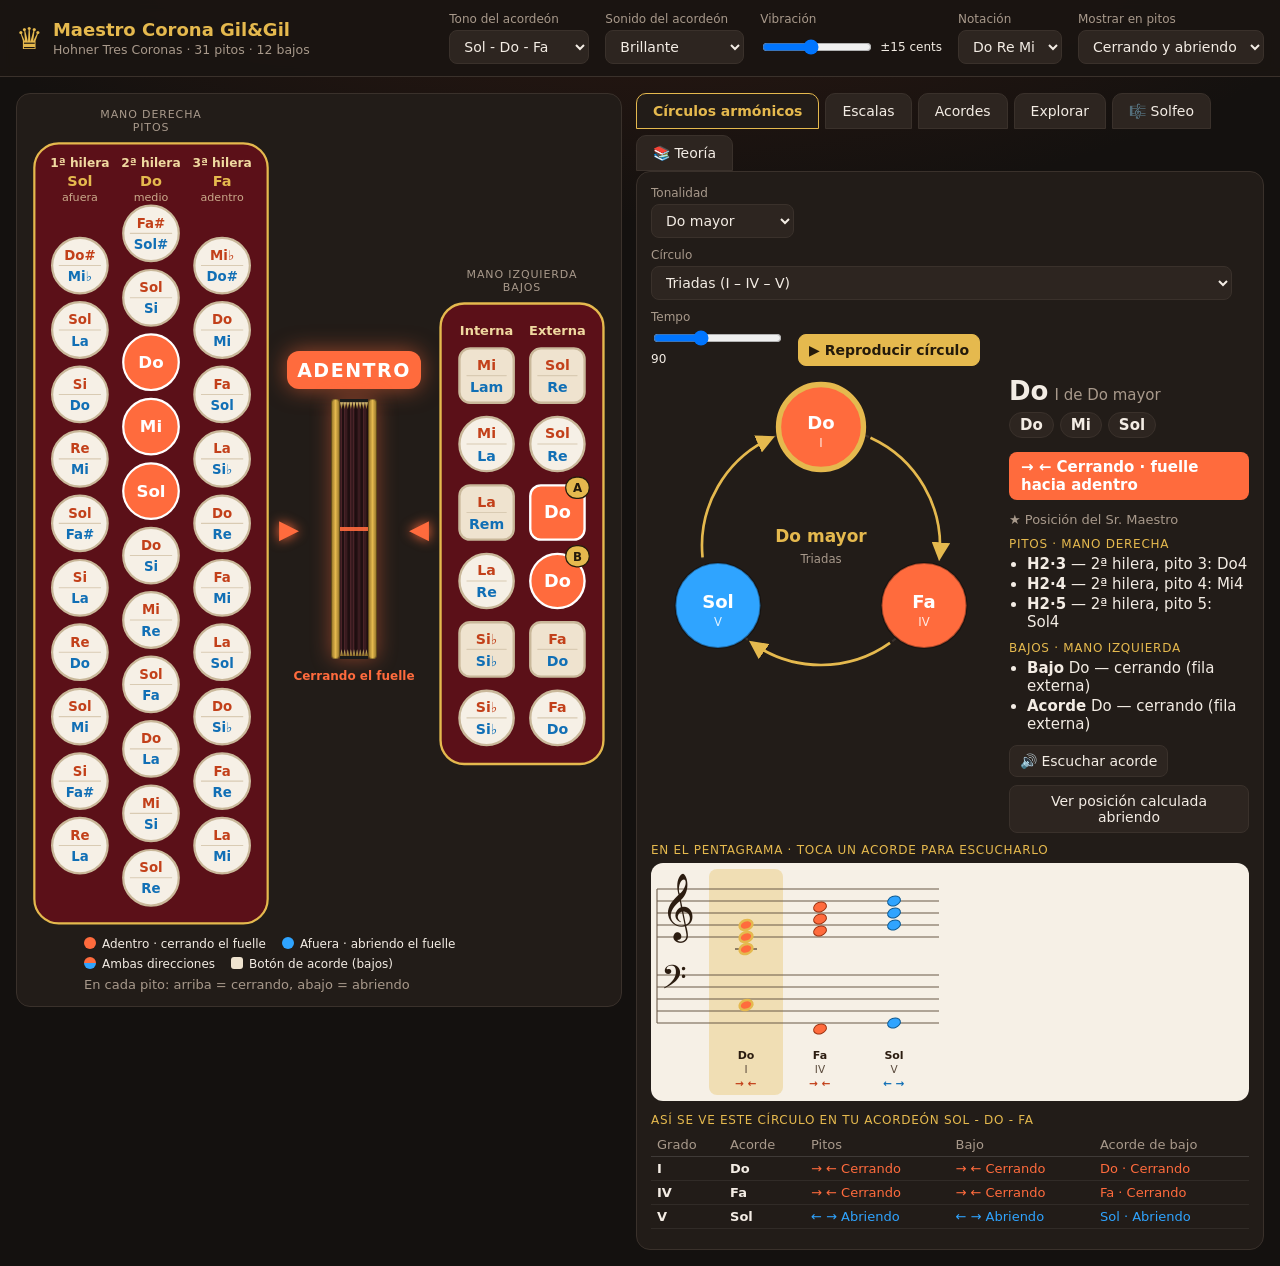
<file: index.html>
<!doctype html>
<html lang="es">
<head>
  <meta charset="utf-8">
  <meta name="viewport" content="width=device-width, initial-scale=1">
  <title>Maestro Corona Gil&amp;Gil</title>
  <meta name="theme-color" content="#1a1512">
  <meta name="description" content="Círculos armónicos, escalas y teclado del acordeón diatónico Hohner Tres Coronas.">
  <link rel="manifest" href="manifest.webmanifest">
  <link rel="icon" href="icons/icon.svg" type="image/svg+xml">
  <link rel="apple-touch-icon" href="icons/apple-touch-icon.png">
  <meta name="apple-mobile-web-app-capable" content="yes">
  <meta name="mobile-web-app-capable" content="yes">
  <meta name="apple-mobile-web-app-status-bar-style" content="black">
  <meta name="apple-mobile-web-app-title" content="Maestro Corona">
  <link rel="stylesheet" href="css/styles.css">
</head>
<body>
  <header class="topbar">
    <div class="brand">
      <span class="logo">♛</span>
      <div>
        <strong>Maestro Corona Gil&amp;Gil</strong>
        <small>Hohner Tres Coronas · 31 pitos · 12 bajos</small>
      </div>
    </div>
    <div class="controls">
      <button id="installBtn" class="primary install hidden">⬇ Instalar app</button>
      <label>Tono del acordeón <select id="tuning"></select></label>
      <label>Sonido del acordeón <select id="voice"></select></label>
      <label>Vibración
        <span class="inline"><input type="range" id="tremolo" min="0" max="35" step="1"><output id="tremoloOut"></output></span>
      </label>
      <label>Notación
        <select id="notation">
          <option value="latin">Do Re Mi</option>
          <option value="anglo">C D E</option>
        </select>
      </label>
      <label>Mostrar en pitos
        <select id="display">
          <option value="both">Cerrando y abriendo</option>
          <option value="push">Solo cerrando</option>
          <option value="pull">Solo abriendo</option>
        </select>
      </label>
    </div>
  </header>

  <main>
    <section class="card instrument">
      <div class="scroll-x">
        <div class="accordion">
          <div class="side">
            <div class="part-title">Mano derecha<br>Pitos</div>
            <svg id="treble" class="keys"></svg>
          </div>
          <div id="bellows" class="bellows">
            <div class="bw-label" id="bellowsLabel">FUELLE</div>
            <div class="bw-stage">
              <span class="bw-arrow left" id="arrowL"></span>
              <div class="bw-body">
                <div class="bw-frame"></div>
                <div class="bw-pleats">
                  <i></i><i></i><i></i><i></i><i></i><i></i><i></i><i></i><i></i>
                </div>
                <div class="bw-frame"></div>
              </div>
              <span class="bw-arrow right" id="arrowR"></span>
            </div>
            <div class="bw-sub" id="bellowsSub">Toca un botón</div>
          </div>
          <div class="side">
            <div class="part-title">Mano izquierda<br>Bajos</div>
            <svg id="bass" class="keys"></svg>
          </div>
        </div>
      </div>
      <div class="legend">
        <span><i class="dot push"></i>Adentro · cerrando el fuelle</span>
        <span><i class="dot pull"></i>Afuera · abriendo el fuelle</span>
        <span><i class="dot both"></i>Ambas direcciones</span>
        <span><i class="sq"></i>Botón de acorde (bajos)</span>
        <span class="muted">En cada pito: arriba = cerrando, abajo = abriendo</span>
      </div>
    </section>

    <div class="work">
    <nav class="tabs">
      <button data-tab="circles" class="active">Círculos armónicos</button>
      <button data-tab="scales">Escalas</button>
      <button data-tab="chords">Acordes</button>
      <button data-tab="explore">Explorar</button>
      <button data-tab="solfeo">🎼 Solfeo</button>
      <button data-tab="teoria">📚 Teoría</button>
    </nav>

    <section class="card tab" id="tab-circles">
      <div class="toolbar">
        <label>Tonalidad <select id="cKey"></select></label>
        <label>Círculo <select id="cType"></select></label>
        <label>Tempo <input type="range" id="cTempo" min="40" max="180" value="90"><output id="cTempoOut">90</output></label>
        <button id="cPlay" class="primary">▶ Reproducir círculo</button>
      </div>
      <div class="circle-wrap">
        <svg id="circleSvg" viewBox="0 0 320 320"></svg>
        <div id="chordInfo" class="chord-info"></div>
      </div>
      <div class="sub">En el pentagrama · toca un acorde para escucharlo</div>
      <div class="staff-wrap"><svg id="cStaff" class="staff"></svg></div>
      <div id="circleMap"></div>
    </section>

    <section class="card tab hidden" id="tab-scales">
      <div class="toolbar">
        <label>Tónica <select id="sRoot"></select></label>
        <label>Escala <select id="sType"></select></label>
        <label>Mano
          <select id="sHand">
            <option value="pitos">Pitos (mano derecha)</option>
            <option value="bajos">Bajos (mano izquierda)</option>
            <option value="ambas">Pitos + bajos</option>
          </select>
        </label>
        <label>Tocar en <select id="sInt"></select></label>
        <label>Octava inicial
          <select id="sOct"><option value="3">3 (grave)</option><option value="4" selected>4 (media)</option><option value="5">5 (aguda)</option></select>
        </label>
        <label>Extensión
          <select id="sSpan"><option value="1" selected>1 octava</option><option value="2">2 octavas</option><option value="todo">Todo el acordeón (graves y agudos)</option></select>
        </label>
        <label>Digitación
          <select id="sFing">
            <option value="ambos" selected>★ Sr. Maestro · abriendo y cerrando</option>
            <option value="pull">★ Sr. Maestro · solo abriendo</option>
            <option value="push">★ Sr. Maestro · solo cerrando</option>
            <option value="calc">Calculada por la app</option>
          </select>
        </label>
      </div>
      <div class="toolbar">
        <button id="sPlay" class="primary">▶ Reproducir</button>
        <button id="sPrev">◀ Paso</button>
        <button id="sNext">Paso ▶</button>
        <button id="sMap">Ver recorrido completo</button>
        <label>Tempo <input type="range" id="sTempo" min="40" max="200" value="100"><output id="sTempoOut">100</output></label>
      </div>
      <div id="scaleSummary" class="summary"></div>
      <div class="staff-wrap"><svg id="sStaff" class="staff"></svg></div>
      <div id="steps" class="steps"></div>
    </section>

    <section class="card tab hidden" id="tab-chords">
      <div class="toolbar">
        <label>Tipo de acorde <select id="aType"></select></label>
        <label>Fundamental <select id="aRoot"></select></label>
        <button id="aPlay" class="primary">🔊 Escuchar</button>
      </div>
      <div id="aRoots" class="chips"></div>
      <div id="aInfo" class="chord-info"></div>
      <div class="staff-wrap"><svg id="aStaff" class="staff"></svg></div>
    </section>

    <section class="card tab hidden" id="tab-explore">
      <div class="toolbar">
        <div class="seg" id="dirSeg">
          <button data-dir="push" class="active push">→ ← Cerrando</button>
          <button data-dir="pull" class="pull">← → Abriendo</button>
        </div>
        <label>Buscar nota <select id="eFind"></select></label>
        <button id="eClear">Limpiar</button>
      </div>
      <p class="muted">Toca cualquier pito o bajo para escucharlo en la dirección elegida.
        Barra espaciadora: cambiar dirección del fuelle.</p>
      <div id="exploreInfo" class="summary"></div>
  </section>

  <section class="card tab hidden" id="tab-teoria">
    <div class="teoria">
      <label class="t-select">Lección <select id="tSelect"></select></label>
      <details class="t-indexbox"><summary>📖 Índice del libro y progreso</summary><nav class="t-index" id="tIndex"></nav></details>
      <article id="tLesson" class="t-lesson"></article>
    </div>
  </section>

  <section class="card tab hidden" id="tab-solfeo">
    <div class="seg modes" id="solMode">
      <button data-m="camino" class="active">🎯 Camino</button>
      <button data-m="lectura">📖 Lectura</button>
      <button data-m="oido">👂 Oído</button>
      <button data-m="ritmo">🥁 Ritmo</button>
      <button data-m="mic">🎤 Micrófono</button>
      <button data-m="canto">🗣 Cantar</button>
      <button data-m="progreso">📈 Progreso</button>
    </div>
    <div class="instr">
      <span>Sonido de los ejercicios:</span>
      <div class="seg" id="solInstr">
        <button data-i="acordeon" class="active">🪗 Acordeón</button>
        <button data-i="piano">🎹 Piano</button>
      </div>
    </div>
    <div id="goalBar" class="goal hidden"></div>

    <div class="pane" id="pane-camino">
      <div id="goalList"></div>
    </div>

    <div class="pane hidden" id="pane-lectura">
      <div class="toolbar">
        <label>Nivel <select id="lLevel"></select></label>
        <label class="check"><input type="checkbox" id="lHide"> Ocultar nombres en el acordeón</label>
        <button id="lStart" class="primary">▶ Empezar</button>
        <button id="lHint">💡 Pista</button>
        <button id="lSkip">Saltar ⏭</button>
      </div>
      <div class="game">
        <div class="staff-wrap big"><svg id="lStaff" class="staff"></svg></div>
        <div class="game-side">
          <div id="lMsg" class="game-msg">Pulsa «Empezar» y toca en el acordeón la nota que aparece.</div>
          <div class="score">Aciertos <b id="lOk">0</b> · Fallos <b id="lBad">0</b> · Racha <b id="lStreak">0</b> <span id="lTime"></span></div>
        </div>
      </div>
      <p class="muted">Cada pito tiene dos notas: toca la <b style="color:var(--push)">mitad de arriba</b> para cerrar el fuelle (adentro)
        o la <b style="color:var(--pull)">mitad de abajo</b> para abrirlo (afuera). La octava cuenta.</p>
    </div>

    <div class="pane hidden" id="pane-oido">
      <div class="toolbar">
        <label>Ejercicio
          <select id="oType">
            <option value="notas">Notas de la escala</option>
            <option value="intervalos">Intervalos</option>
            <option value="acordes">Acordes</option>
            <option value="circulos">Círculos armónicos</option>
            <option value="dictado">Dictado: repite la melodía</option>
          </select>
        </label>
        <label class="check"><input type="checkbox" id="oHard"> Más difícil</label>
        <button id="oPlay" class="primary">▶ Nueva pregunta</button>
        <button id="oRepeat">🔁 Repetir</button>
      </div>
      <div id="oMsg" class="game-msg">Escucha y elige la respuesta.</div>
      <div id="oAnswers" class="answers"></div>
      <div class="score">Aciertos <b id="oOk">0</b> · Fallos <b id="oBad">0</b> · Racha <b id="oStreak">0</b></div>
    </div>

    <div class="pane hidden" id="pane-ritmo">
      <div class="toolbar">
        <label>Ejercicio <select id="rLesson"></select></label>
        <label>Tempo <span class="inline"><input type="range" id="rTempo" min="40" max="200"><output id="rTempoOut"></output></span></label>
        <label class="check"><input type="checkbox" id="rGuide" checked> Escuchar el ritmo mientras practico</label>
      </div>
      <div class="toolbar">
        <button id="rListen">🔊 Escuchar</button>
        <button id="rPractice" class="primary">🥁 Practicar</button>
        <button id="rTap" class="tap">TOCA AQUÍ<small>o barra espaciadora o cualquier botón del acordeón</small></button>
      </div>
      <div class="staff-wrap"><svg id="rStaff" class="staff"></svg></div>
      <div id="rInfo" class="note"></div>
      <div id="rMsg" class="game-msg"></div>
    </div>

    <div class="pane hidden" id="pane-mic">
      <div class="toolbar">
        <label>Qué tocar
          <select id="mLevel">
            <option value="escala">Notas de la escala</option>
            <option value="alteradas">Con sostenidos y bemoles</option>
            <option value="libre">Libre (afinador)</option>
          </select>
        </label>
        <button id="mOn" class="primary">🎤 Activar micrófono</button>
        <button id="mSkip">Saltar ⏭</button>
      </div>
      <div class="game">
        <div class="staff-wrap big"><svg id="mStaff" class="staff"></svg></div>
        <div class="game-side">
          <div class="tuner">
            <div class="tuner-note dim" id="mNote">—</div>
            <div class="tuner-bar"><span></span><i id="mNeedle"></i></div>
            <div class="tuner-cents" id="mCents">Micrófono apagado</div>
          </div>
          <div id="mMsg" class="game-msg"></div>
          <div class="score">Aciertos <b id="mOk">0</b> · Racha <b id="mStreak">0</b></div>
        </div>
      </div>
      <p class="muted">Toca tu acordeón real cerca del computador, en un lugar sin ruido, y deja sonar la nota un momento.
        La primera vez Chrome te pedirá permiso para usar el micrófono. La app reconoce qué nota suena y te muestra
        en qué pitos está; no sabe si la tocaste cerrando o abriendo, porque suena igual.</p>
    </div>

    <div class="pane hidden" id="pane-canto">
      <div class="toolbar">
        <label>Qué cantar
          <select id="vEx">
            <option value="nota">Una nota</option>
            <option value="escala">La escala (Do Re Mi… subiendo y bajando)</option>
            <option value="melodia">Leer y cantar una melodía</option>
          </select>
        </label>
        <label>Tu voz
          <select id="vVoice">
            <option value="grave">Grave (hombre) · clave de fa</option>
            <option value="aguda">Aguda (mujer o niño) · clave de sol</option>
          </select>
        </label>
        <label class="check"><input type="checkbox" id="vHelp" checked> Tocar cada nota antes de cantarla</label>
      </div>
      <div class="toolbar">
        <button id="vOn" class="primary">🎤 Activar micrófono</button>
        <button id="vNew">↺ Nuevo</button>
        <button id="vTone">🎵 Dar el tono</button>
        <button id="vHear">🔊 Escuchar lo que falta</button>
      </div>
      <div class="staff-wrap"><svg id="vStaff" class="staff"></svg></div>
      <div class="game">
        <div class="sing-now" id="vNow"></div>
        <div class="game-side">
          <div class="tuner">
            <div class="tuner-note dim" id="vNote">—</div>
            <div class="tuner-bar"><span></span><i id="vNeedle"></i></div>
            <div class="tuner-cents" id="vCents">Micrófono apagado</div>
          </div>
          <div id="vMsg" class="game-msg"></div>
          <div class="score">Notas afinadas <b id="vOk">0</b> · Ejercicios completos <b id="vDone">0</b></div>
        </div>
      </div>
      <p class="muted">Solfear es cantar cada nota diciendo su nombre: «Do, Re, Mi…». Canta con la voz firme y sostén cada nota
        hasta que se ponga verde. No importa en qué octava cantes. Mientras la app toca la guía no te escucha, así no se
        confunde con su propio sonido. Usa audífonos si puedes.</p>
    </div>

    <div class="pane hidden" id="pane-progreso">
      <div id="pList"></div>
      <div class="btnrow"><button id="pReset">🗑 Borrar mi progreso</button></div>
    </div>
  </section>
  </div>
</main>

  <dialog id="iosHelp" class="ios-help">
    <h3>Instalar en tu iPhone o iPad</h3>
    <ol>
      <li>Toca <span id="iosWhere">el botón Compartir</span> <span class="ios-icon">⬆︎</span>.</li>
      <li>Baja en el menú y toca <b>«Agregar a pantalla de inicio»</b> <span class="ios-icon">＋</span>.</li>
      <li>Toca <b>«Agregar»</b> arriba a la derecha.</li>
    </ol>
    <p>La app aparece en tu pantalla de inicio con el ícono de la corona y se abre como una app normal, también sin internet.</p>
    <p class="muted">Si no ves la opción, abre esta página en <b>Safari</b>.</p>
    <button id="iosClose" class="primary">Entendido</button>
  </dialog>

  <script src="js/layout.js"></script>
  <script src="js/music.js"></script>
  <script src="js/audio.js"></script>
  <script src="js/referencia.js"></script>
  <script src="js/staff.js"></script>
  <script src="js/app.js"></script>
  <script src="js/solfeo.js"></script>
  <script src="js/teoria-libro.js"></script>
  <script src="js/teoria.js"></script>
  <script src="js/install.js"></script>
</body>
</html>
</file>
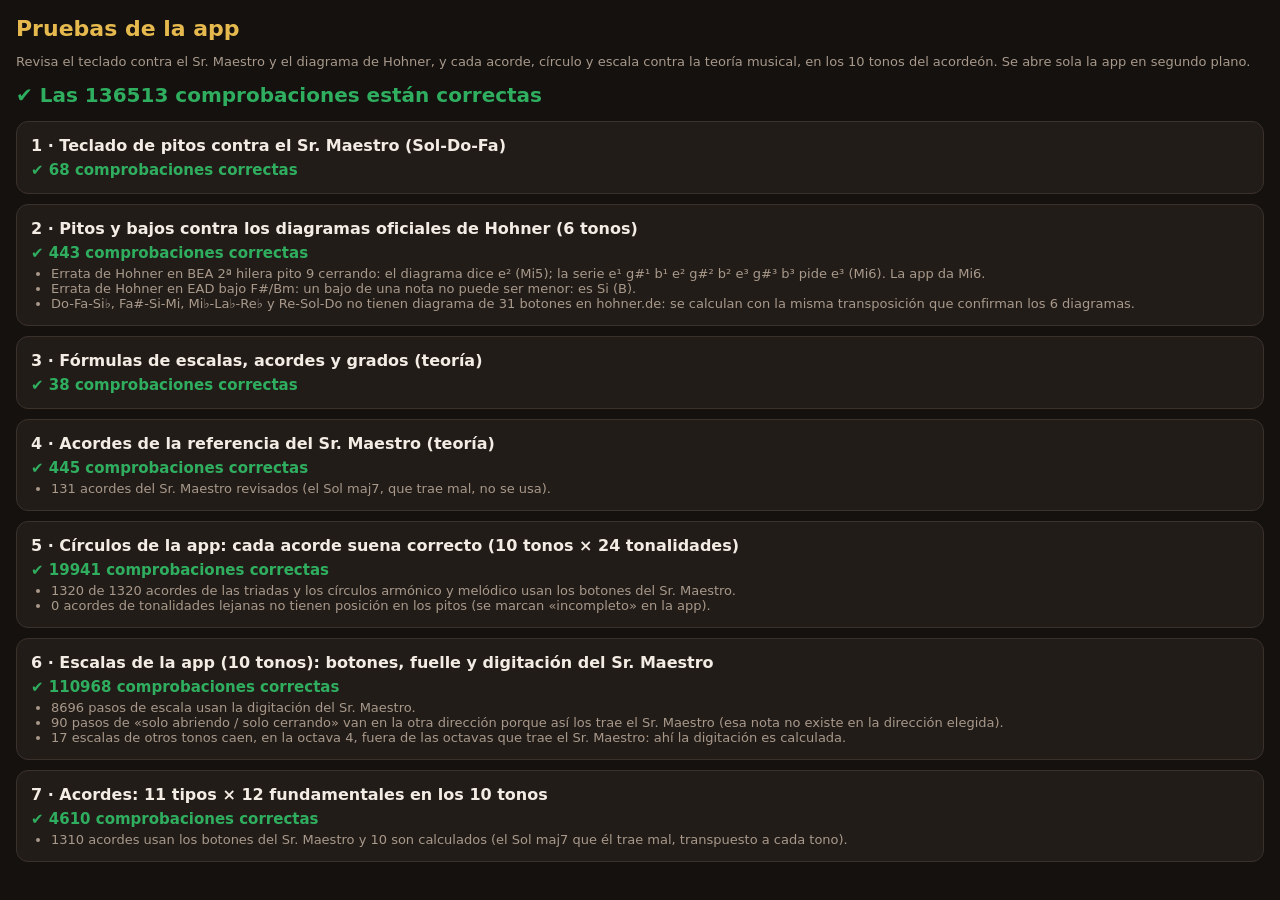
<file: pruebas.html>
<!doctype html>
<html lang="es">
<head>
  <meta charset="utf-8">
  <meta name="viewport" content="width=device-width, initial-scale=1">
  <title>Pruebas · Maestro Corona Gil&amp;Gil</title>
  <style>
    :root { --bg: #14110f; --card: #221c18; --line: #3a312b; --text: #f3ece4; --muted: #a8998b; --ok: #2fae5f; --bad: #ff6b3d; --gold: #e5b94e; }
    body { margin: 0; padding: 16px; background: var(--bg); color: var(--text); font: 15px system-ui, -apple-system, sans-serif; }
    h1 { color: var(--gold); font-size: 22px; margin: 0 0 4px; }
    .muted { color: var(--muted); font-size: 13px; }
    .total { font-size: 20px; font-weight: 800; margin: 14px 0; }
    .total.ok { color: var(--ok); } .total.bad { color: var(--bad); }
    section { background: var(--card); border: 1px solid var(--line); border-radius: 12px; padding: 10px 14px; margin: 10px 0; }
    section h2 { font-size: 16px; margin: 4px 0 6px; }
    .ok { color: var(--ok); } .bad { color: var(--bad); }
    ul { margin: 4px 0; padding-left: 20px; font-size: 13px; }
    iframe { width: 1px; height: 1px; border: 0; position: absolute; left: -10px; }
  </style>
</head>
<body>
  <h1>Pruebas de la app</h1>
  <p class="muted">Revisa el teclado contra el Sr. Maestro y el diagrama de Hohner, y cada acorde, círculo y escala contra la
    teoría musical, en los 10 tonos del acordeón. Se abre sola la app en segundo plano.</p>
  <div id="total" class="total">Probando…</div>
  <div id="out"></div>
  <iframe id="app" src="index.html"></iframe>
  <script src="js/pruebas.js"></script>
</body>
</html>
</file>
<file: css/styles.css>
:root {
  --bg: #14110f;
  --card: #221c18;
  --line: #3a312b;
  --text: #f3ece4;
  --muted: #a8998b;
  --gold: #e5b94e;
  --push: #ff6b3d;
  --pull: #2fa4ff;
  --na: #5a504a;
  --key: #f6f0e6;
  --key-line: #c9b89a;
  --body: #5b1018;
}

* { box-sizing: border-box; }

body {
  margin: 0;
  background: radial-gradient(1200px 600px at 50% -200px, #3a1d14 0%, transparent 70%), var(--bg);
  color: var(--text);
  font-family: system-ui, -apple-system, "Segoe UI", Roboto, sans-serif;
  font-size: 15px;
}

.topbar {
  display: flex; flex-wrap: wrap; gap: 12px 24px; justify-content: space-between; align-items: center;
  padding: 12px 16px; background: #1a1512ee; border-bottom: 1px solid var(--line);
  position: sticky; top: 0; z-index: 10; backdrop-filter: blur(6px);
}
.brand { display: flex; gap: 10px; align-items: center; }
.brand strong { font-size: 18px; color: var(--gold); display: block; }
.brand small { color: var(--muted); }
.logo { font-size: 30px; color: var(--gold); }
.controls { display: flex; flex-wrap: wrap; gap: 10px 16px; align-items: flex-end; }
.install { align-self: flex-end; }

label { display: inline-flex; flex-direction: column; gap: 4px; font-size: 12px; color: var(--muted); }
select, button, input[type=range] { font: inherit; font-size: 14px; }
select, button {
  background: #2d2520; color: var(--text); border: 1px solid var(--line); border-radius: 8px; padding: 7px 10px;
}
button { cursor: pointer; }
button:hover { border-color: var(--gold); }
button.primary { background: var(--gold); color: #241a0b; border-color: var(--gold); font-weight: 600; }
output { color: var(--text); font-size: 12px; }
.inline { display: inline-flex; align-items: center; gap: 6px; min-height: 34px; }
.inline input { width: 110px; }
.inline output { min-width: 58px; }

main { max-width: 1320px; margin: 0 auto; padding: 16px; display: flex; flex-direction: column; gap: 14px; }
.work { display: flex; flex-direction: column; min-width: 0; }

/* En pantallas anchas el acordeón queda a la izquierda y los controles a la derecha */
@media (min-width: 1000px) {
  main { display: grid; grid-template-columns: auto minmax(0, 1fr); align-items: start; }
  .instrument { position: sticky; top: 88px; }
}
.card { background: var(--card); border: 1px solid var(--line); border-radius: 14px; padding: 14px; }
.hidden { display: none !important; }
.muted { color: var(--muted); font-size: 13px; }

/* ---------- Acordeón (vertical: bajos | fuelle | pitos) ---------- */
.scroll-x { overflow-x: auto; }
.accordion { display: flex; flex-direction: row; justify-content: center; align-items: center; gap: 8px; width: max-content; margin: 0 auto; }
.side { display: flex; flex-direction: column; align-items: center; gap: 6px; }
.part-title { font-size: 11px; letter-spacing: .08em; text-transform: uppercase; color: var(--muted); text-align: center; }
svg.keys { height: auto; display: block; }
#treble { width: 240px; }
#bass { width: 170px; }

.panel { fill: var(--body); stroke: var(--gold); stroke-width: 2; }
.rowlbl { fill: #f0d9a0; font-size: 11px; font-weight: 600; text-anchor: middle; }
.rowkey { fill: var(--gold); font-size: 13px; font-weight: 700; text-anchor: middle; }
.rowplace { fill: #c9a98a; font-size: 10px; text-anchor: middle; }

.key { cursor: pointer; }
.key > .cap { fill: var(--key); stroke: var(--key-line); stroke-width: 2; transition: fill .15s; }
.key:hover > .cap { stroke: var(--gold); stroke-width: 3; }
.key text { text-anchor: middle; font-size: 12px; font-weight: 600; pointer-events: none; }
.key text.push { fill: #c2401a; }
.key text.pull { fill: #116fb5; }
.key text.big { font-size: 15px; fill: #2b1c10; }
.key line { stroke: #d9cbb3; }
.key.chord > .cap { fill: #efe3cf; }
.key.hl.push > .cap { fill: var(--push); stroke: #fff; }
.key.hl.pull > .cap { fill: var(--pull); stroke: #fff; }
.key.hl.both > .cap { fill: url(#gBoth); stroke: #fff; }
.key.hl text { fill: #fff; }
.key.hl line { stroke: #ffffff88; }
.badge circle { fill: var(--gold); stroke: #241a0b; stroke-width: 1.5; }
.badge text { fill: #241a0b !important; font-size: 10px; font-weight: 700; }
.small { font-size: 9px !important; font-weight: 500 !important; }

/* ---------- Fuelle ---------- */
.bellows {
  --c: #8a7a66;
  width: 150px; align-self: center;
  display: flex; flex-direction: column; align-items: center; gap: 10px;
}
.bellows.push { --c: var(--push); }
.bellows.pull { --c: var(--pull); }

.bw-label {
  min-width: 118px; text-align: center; padding: 8px 10px; border-radius: 12px;
  font-size: 19px; font-weight: 800; letter-spacing: .08em; color: #fff;
  background: var(--c); box-shadow: 0 0 22px color-mix(in srgb, var(--c) 55%, transparent);
  transition: background .3s, box-shadow .3s;
}
.bw-sub { font-size: 12px; font-weight: 600; color: var(--c); text-align: center; transition: color .3s; }

.bw-stage { position: relative; width: 150px; height: 260px; display: flex; align-items: center; justify-content: center; }
.bw-body {
  height: 100%; width: 78px; display: flex; align-items: stretch;
  filter: drop-shadow(0 0 10px color-mix(in srgb, var(--c) 45%, transparent));
  transition: width .45s cubic-bezier(.3, 1.4, .5, 1), filter .3s;
}
.bellows.push .bw-body { width: 46px; }
.bellows.pull .bw-body { width: 112px; }
.bellows.pump .bw-body { animation: pump .45s ease-out; }
@keyframes pump { 0% { transform: scaleY(.97); } 60% { transform: scaleY(1.02); } 100% { transform: scaleY(1); } }

.bw-frame {
  width: 9px; flex: none; border-radius: 4px;
  background: linear-gradient(90deg, #8a6a24, var(--gold), #8a6a24);
  box-shadow: inset 0 0 0 1px #00000055;
}
.bw-pleats { flex: 1; display: flex; min-width: 0; }
.bw-pleats i {
  flex: 1; min-width: 0; position: relative;
  background:
    linear-gradient(90deg, #00000088, transparent 30%, transparent 70%, #00000088),
    linear-gradient(90deg, #2a1416 0 50%, #4a2328 50% 100%);
  border-top: 3px solid #1a1a1a; border-bottom: 3px solid #1a1a1a;
}
.bw-pleats i:nth-child(odd) {
  background:
    linear-gradient(90deg, #00000088, transparent 30%, transparent 70%, #00000088),
    linear-gradient(90deg, #4a2328 0 50%, #2a1416 50% 100%);
}
/* Esquineros metálicos y franja de color de dirección */
.bw-pleats i::before, .bw-pleats i::after {
  content: ""; position: absolute; left: 0; right: 0; height: 7px;
  background: linear-gradient(180deg, #d9c27a, #8a6a24);
}
.bw-pleats i::before { top: 0; clip-path: polygon(0 0, 100% 0, 50% 100%); }
.bw-pleats i::after { bottom: 0; clip-path: polygon(50% 0, 100% 100%, 0 100%); }
.bw-body { position: relative; }
.bw-body::after {
  content: ""; position: absolute; left: 9px; right: 9px; top: 50%; height: 4px; margin-top: -2px;
  background: var(--c); opacity: .9; transition: background .3s;
}

.bw-arrow {
  position: absolute; top: 50%; margin-top: -16px; font-size: 26px; line-height: 32px;
  color: var(--c); text-shadow: 0 0 12px var(--c);
}
.bw-arrow.left { left: 0; }
.bw-arrow.right { right: 0; }
.bellows.push .bw-arrow.left, .bellows.pull .bw-arrow.right { animation: toRight .9s ease-in-out infinite; }
.bellows.push .bw-arrow.right, .bellows.pull .bw-arrow.left { animation: toLeft .9s ease-in-out infinite; }
@keyframes toRight { 0% { transform: translateX(-6px); opacity: .55; } 100% { transform: translateX(6px); opacity: 1; } }
@keyframes toLeft { 0% { transform: translateX(6px); opacity: .55; } 100% { transform: translateX(-6px); opacity: 1; } }

.legend { display: flex; flex-wrap: wrap; gap: 6px 16px; margin: 10px auto 0; max-width: 470px; font-size: 12px; align-items: center; }
.dot { display: inline-block; width: 12px; height: 12px; border-radius: 50%; margin-right: 6px; vertical-align: -1px; }
.dot.push { background: var(--push); }
.dot.pull { background: var(--pull); }
.dot.both { background: linear-gradient(180deg, var(--push) 50%, var(--pull) 50%); }
.sq { display: inline-block; width: 12px; height: 12px; border-radius: 3px; background: #efe3cf; margin-right: 6px; vertical-align: -1px; }

/* ---------- Pestañas ---------- */
.tabs { display: flex; gap: 6px; flex-wrap: wrap; }
.tabs button { border-radius: 10px 10px 0 0; padding: 9px 16px; }
.tabs button.active { background: var(--card); border-color: var(--gold); color: var(--gold); font-weight: 600; }

.toolbar { display: flex; flex-wrap: wrap; gap: 10px 14px; align-items: flex-end; margin-bottom: 10px; }

/* Círculos */
.circle-wrap { display: grid; grid-template-columns: minmax(260px, 340px) 1fr; gap: 18px; align-items: start; }
#circleSvg { width: 100%; height: auto; }
.ring { fill: none; stroke: #3a312b; stroke-width: 2; stroke-dasharray: 4 6; }
.arc { fill: none; stroke: var(--gold); stroke-width: 2.5; }
.arrowhead { fill: var(--gold); }
.node { cursor: pointer; }
.node circle { stroke: #00000055; stroke-width: 2; }
.node.push circle { fill: var(--push); }
.node.pull circle { fill: var(--pull); }
.node.na circle { fill: var(--na); }
.node.sel circle { stroke: var(--gold); stroke-width: 5; }
.node text { text-anchor: middle; fill: #fff; pointer-events: none; }
.node .nm { font-size: 17px; font-weight: 700; }
.node .dg { font-size: 11px; opacity: .85; }
.node .nm.long { font-size: 12px; }
.map-wrap { overflow-x: auto; }
.cmap { width: 100%; border-collapse: collapse; font-size: 13px; margin: 6px 0; }
.cmap th { text-align: left; color: var(--muted); font-weight: 500; border-bottom: 1px solid #ffffff22; padding: 4px 6px; }
.cmap td { padding: 4px 6px; border-bottom: 1px solid #ffffff11; white-space: nowrap; }
.cmap tbody tr { cursor: pointer; }
.cmap tbody tr:hover { background: #ffffff0d; }
.cmap .push { color: var(--push); } .cmap .pull { color: var(--pull); } .cmap .no { color: var(--muted); }
.center-t { text-anchor: middle; fill: var(--gold); font-size: 16px; font-weight: 700; }
.center-s { text-anchor: middle; fill: var(--muted); font-size: 11px; }

.chord-info h3 { margin: 0 0 6px; font-size: 26px; }
.chord-info h3 .deg { font-size: 15px; color: var(--muted); font-weight: 500; margin-left: 6px; }
.tones { display: flex; gap: 6px; flex-wrap: wrap; margin-bottom: 10px; }
.tone { background: #2d2520; border: 1px solid var(--line); border-radius: 20px; padding: 3px 10px; font-weight: 600; }
.dirbadge { display: inline-block; padding: 6px 12px; border-radius: 8px; font-weight: 700; color: #fff; margin: 4px 0 8px; }
.dirbadge.push { background: var(--push); }
.dirbadge.pull { background: var(--pull); }
.sub { color: var(--gold); font-size: 12px; text-transform: uppercase; letter-spacing: .06em; margin-top: 10px; }
.chord-info ul { margin: 4px 0; padding-left: 18px; }
.chord-info li { margin: 2px 0; }
.warn { color: #ffb36b; font-size: 13px; margin: 4px 0; }
.note { color: var(--muted); font-size: 13px; margin: 4px 0; }
.btnrow { display: flex; gap: 8px; flex-wrap: wrap; margin-top: 12px; }

/* Escalas */
.summary { font-size: 14px; margin: 6px 0 10px; line-height: 1.5; }
.steps { display: flex; flex-wrap: wrap; gap: 6px; }
.step {
  display: flex; flex-direction: column; align-items: center; gap: 2px; min-width: 64px;
  padding: 6px 6px; border-radius: 10px; border: 2px solid transparent; color: #fff; font-size: 13px;
}
.step.push { background: #6b2a17; border-color: var(--push); }
.step.pull { background: #133e5f; border-color: var(--pull); }
.step.na { background: #2a2420; border: 2px dashed var(--na); color: var(--muted); }
.step.active { outline: 3px solid var(--gold); outline-offset: 1px; }
.step .num { font-size: 10px; opacity: .7; }
.step .nn { font-weight: 700; line-height: 1.15; text-align: center; }
.step .dir { font-size: 12px; font-weight: 700; }
.step.push .dir { color: var(--push); }
.step.pull .dir { color: var(--pull); }
.step .refs { font-size: 10px; opacity: .8; }
.step.sep { margin-left: 14px; }
.step.gs { margin-left: 8px; }

/* Explorar */
.seg { display: inline-flex; }
.seg button { border-radius: 0; }
.seg button:first-child { border-radius: 8px 0 0 8px; }
.seg button:last-child { border-radius: 0 8px 8px 0; }
.seg button.active.push { background: var(--push); border-color: var(--push); color: #fff; }
.seg button.active.pull { background: var(--pull); border-color: var(--pull); color: #fff; }

@media (max-width: 760px) {
  .circle-wrap { grid-template-columns: 1fr; }
  #circleSvg { max-width: 340px; margin: 0 auto; }
  main { padding: 10px; }
  /* En el celular la barra de arriba no se queda fija: tapaba las pestañas y las opciones */
  .topbar { position: static; padding: 10px 12px; }
  .controls { display: grid; grid-template-columns: 1fr 1fr; gap: 8px 10px; width: 100%; }
  .controls select { width: 100%; }
  .controls .install { grid-column: 1 / -1; }
  .tabs { position: sticky; top: 0; z-index: 5; background: var(--bg); padding-top: 6px; }
  body { overflow-anchor: none; }  /* que el navegador no mueva la página al cambiar de pestaña */
  .tabs button { flex: 1; padding: 9px 8px; font-size: 13px; }
}

/* ---------- Pentagrama ---------- */
.staff-wrap { overflow-x: auto; margin: 6px 0 12px; background: #f6f0e6; border-radius: 12px; padding: 4px 0; }
svg.staff { display: block; }
.staff .sl { stroke: #6b5a48; stroke-width: 1.1; }
.staff .sl.bar { stroke-width: 1.4; }
.staff .sl.end { stroke-width: 3.5; }
.staff .ledger { stroke: #6b5a48; stroke-width: 1.3; }
.staff .clef { fill: #2b1c10; font-family: "Apple Symbols", "Segoe UI Symbol", "Noto Music", "Bravura", serif; }
.staff .tsig { fill: #2b1c10; font: 800 21px Georgia, serif; text-anchor: middle; }
.staff .acc { fill: #2b1c10; font-size: 16px; text-anchor: middle; font-family: "Apple Symbols", "Segoe UI Symbol", serif; }
.staff .head { fill: #2b1c10; stroke: #2b1c10; stroke-width: 1; }
.staff .head.hollow { fill: #f6f0e6; stroke-width: 2.2; }
.staff .head.push { fill: var(--push); stroke: #9c3311; }
.staff .head.pull { fill: var(--pull); stroke: #0e5a92; }
.staff .head.na { fill: #b3a598; stroke: #8a7a6a; }
.staff .head.ok { fill: #2fae5f; stroke: #1e7a42; }
.staff .head.meh { fill: var(--gold); stroke: #9a7520; }
.staff .head.bad { fill: var(--push); stroke: #9c3311; }
.staff .head.miss { fill: #f6f0e6; stroke: #d0372b; stroke-width: 2.5; stroke-dasharray: 3 2; }
.staff .stem { stroke: #2b1c10; stroke-width: 1.5; }
.staff .flag, .staff .beam { fill: #2b1c10; }
.staff .dot-r { fill: #2b1c10; }
.staff .rest { fill: #2b1c10; font-size: 30px; text-anchor: middle; font-family: "Apple Symbols", "Segoe UI Symbol", "Noto Music", serif; }
.staff .tup { fill: #2b1c10; font: italic 700 12px Georgia, serif; text-anchor: middle; }
.staff .rk { fill: #5b1018; font-size: 12px; font-weight: 800; text-anchor: middle; }
.staff .lbl { fill: #5a4a3c; font-size: 10.5px; text-anchor: middle; }
.staff .lbl.b { fill: #2b1c10; font-weight: 700; font-size: 11px; }
.staff .lbl.push { fill: #c2401a; font-weight: 700; }
.staff .lbl.pull { fill: #116fb5; font-weight: 700; }
.staff .col { fill: transparent; cursor: pointer; }
.staff .col:hover { fill: #e5b94e22; }
.staff .col.cur { fill: #e5b94e55; }
.staff .ev { pointer-events: none; }
.staff .ev.cur .head { stroke: var(--gold); stroke-width: 2.5; }
.staff-wrap.big { background: #fbf7ef; display: flex; justify-content: center; }

.key .half { fill: transparent; }

/* ---------- Solfeo ---------- */
.modes { margin-bottom: 12px; flex-wrap: wrap; }
.seg.modes button.active { background: var(--gold); border-color: var(--gold); color: #241a0b; font-weight: 700; }
label.check { flex-direction: row; align-items: center; gap: 6px; font-size: 13px; color: var(--text); min-height: 34px; }
.game { display: flex; flex-wrap: wrap; gap: 14px; align-items: center; }
.game .staff-wrap { margin: 0; min-width: 200px; }
.game-side { flex: 1; min-width: 220px; }
.game-msg { font-size: 16px; line-height: 1.5; padding: 10px 12px; border-radius: 10px; background: #2d2520; margin: 8px 0; min-height: 46px; }
.game-msg.ok { background: #143d26; border: 1px solid #2fae5f; }
.game-msg.bad { background: #4a2216; border: 1px solid var(--push); }
.game-msg button { margin-top: 6px; }
.game-msg .count { font-size: 28px; font-weight: 800; color: var(--gold); }
.score { font-size: 14px; color: var(--muted); }
.score b { color: var(--text); font-size: 16px; }
.answers { display: flex; flex-wrap: wrap; gap: 8px; margin: 10px 0; }
.ans { min-width: 92px; padding: 10px 14px; font-weight: 600; }
.ans.right { background: #2fae5f; border-color: #2fae5f; color: #fff; }
.ans.wrong { background: var(--push); border-color: var(--push); color: #fff; }
.tap {
  flex: 1; min-width: 220px; min-height: 64px; font-size: 20px; font-weight: 800; letter-spacing: .06em;
  display: flex; flex-direction: column; align-items: center; justify-content: center;
  background: #3a1d14; border: 2px solid var(--gold); color: var(--gold); user-select: none; touch-action: manipulation;
}
.tap small { font-size: 11px; font-weight: 500; letter-spacing: 0; color: var(--muted); }
.tap.hit { animation: hit .18s ease-out; }
@keyframes hit { 0% { background: var(--gold); color: #241a0b; transform: scale(.97); } 100% { background: #3a1d14; } }
.mk.ok { color: #2fae5f; } .mk.meh { color: var(--gold); } .mk.bad { color: var(--push); } .mk.miss { color: #d0372b; }

.stats { display: flex; gap: 10px; flex-wrap: wrap; margin-bottom: 12px; }
.stats div { flex: 1; min-width: 120px; background: #2d2520; border-radius: 12px; padding: 10px; text-align: center; }
.stats b { display: block; font-size: 28px; color: var(--gold); }
.stats span { font-size: 12px; color: var(--muted); }
.prog { width: 100%; border-collapse: collapse; font-size: 13px; }
.prog td, .prog th { padding: 6px 8px; border-bottom: 1px solid var(--line); text-align: left; }
.prog tr.grp th { color: var(--gold); padding-top: 14px; font-size: 12px; }
.prog tr.grp th:first-child { font-size: 15px; }
.prog .bar { display: inline-block; width: 90px; height: 8px; border-radius: 4px; background: #3a312b; overflow: hidden; vertical-align: middle; margin-right: 6px; }
.prog .bar i { display: block; height: 100%; background: linear-gradient(90deg, var(--gold), #2fae5f); }

/* Dictado */
.bub {
  min-width: 52px; height: 52px; padding: 0 10px; border-radius: 26px; display: inline-flex; align-items: center; justify-content: center;
  border: 2px dashed var(--na); color: var(--muted); font-weight: 700; font-size: 16px;
}
.bub.now { border: 2px solid var(--gold); color: var(--gold); }
.bub.err { border-color: var(--push); color: var(--push); }
.bub.done { border: 2px solid #2fae5f; background: #2fae5f; color: #fff; }

/* Micrófono */
.tuner { background: #2d2520; border-radius: 12px; padding: 10px 14px; text-align: center; }
.tuner-note { font-size: 38px; font-weight: 800; color: var(--gold); line-height: 1.1; }
.tuner-note.dim { opacity: .35; }
.tuner-bar { position: relative; height: 12px; margin: 8px 0 4px; border-radius: 6px;
  background: linear-gradient(90deg, var(--push), #2fae5f 38% 62%, var(--push)); opacity: .9; }
.tuner-bar span { position: absolute; left: 50%; top: -3px; bottom: -3px; width: 2px; background: #fff; }
.tuner-bar i { position: absolute; left: 50%; top: -5px; width: 6px; height: 22px; margin-left: -3px; border-radius: 3px;
  background: #fff; box-shadow: 0 0 6px #000; transition: left .08s; }
.tuner-bar i.in { background: #2fae5f; }
.tuner-cents { font-size: 12px; color: var(--muted); }

/* Camino guiado */
.goal { display: flex; flex-wrap: wrap; gap: 8px; align-items: center; padding: 8px 12px; margin-bottom: 12px;
  border-radius: 10px; background: #3a2a10; border: 1px solid var(--gold); font-size: 14px; }
.goal.done { background: #143d26; border-color: #2fae5f; }
.goal .gprog { background: var(--gold); color: #241a0b; border-radius: 12px; padding: 2px 10px; font-weight: 700; }
.goal button { padding: 4px 10px; font-size: 13px; }
.path-head { font-size: 15px; display: flex; align-items: center; gap: 10px; flex-wrap: wrap; }
.path-head .bar { flex: 1; min-width: 120px; height: 10px; border-radius: 5px; background: #3a312b; overflow: hidden; }
.path-head .bar i { display: block; height: 100%; background: linear-gradient(90deg, var(--gold), #2fae5f); }
.path { display: flex; flex-direction: column; gap: 6px; }
.pstep { display: flex; align-items: center; gap: 10px; padding: 8px 10px; border-radius: 10px; background: #2d2520; border: 1px solid var(--line); }
.pstep.done { border-color: #2fae5f66; }
.pstep.open:not(.done) { border-color: var(--gold); box-shadow: 0 0 12px #e5b94e33; }
.pstep.locked { opacity: .5; }
.pnum { width: 30px; height: 30px; flex: none; border-radius: 50%; background: #3a312b; display: flex; align-items: center; justify-content: center; font-weight: 800; }
.pstep.open:not(.done) .pnum { background: var(--gold); color: #241a0b; }
.ptxt { flex: 1; display: flex; flex-direction: column; }
.ptxt small { color: var(--muted); font-size: 12px; }

/* Cantar */
.sing-now { min-width: 200px; font-size: 22px; color: var(--muted); text-align: center; padding: 10px; }
.sing-now b { display: block; font-size: 56px; color: var(--gold); line-height: 1.1; }

/* Instrumento de los ejercicios de solfeo */
.instr { display: flex; align-items: center; gap: 8px; flex-wrap: wrap; margin: -4px 0 12px; font-size: 13px; color: var(--muted); }
.instr .seg button { padding: 5px 12px; font-size: 13px; }
.instr .seg button.active { background: var(--gold); border-color: var(--gold); color: #241a0b; font-weight: 700; }

/* Instrucciones para instalar en iPhone */
.ios-help { max-width: 360px; width: calc(100% - 32px); background: var(--card); color: var(--text);
  border: 1px solid var(--gold); border-radius: 16px; padding: 18px; }
.ios-help::backdrop { background: #000a; }
.ios-help h3 { margin: 0 0 10px; color: var(--gold); }
.ios-help ol { padding-left: 20px; margin: 0 0 10px; line-height: 1.6; }
.ios-help .ios-icon { display: inline-block; min-width: 22px; text-align: center; border: 1px solid var(--line);
  border-radius: 6px; background: #2d2520; color: var(--pull); font-weight: 700; }
.ios-help button { width: 100%; margin-top: 6px; }

/* Acordes: las 12 fundamentales del tipo elegido */
.chips { display: flex; flex-wrap: wrap; gap: 6px; margin: 4px 0 12px; }
.chip { padding: 6px 10px; border-radius: 18px; font-weight: 700; font-size: 13px; color: #fff; }
.chip.push { background: #6b2a17; border-color: var(--push); }
.chip.pull { background: #133e5f; border-color: var(--pull); }
.chip.na { background: #2a2420; border: 1px dashed var(--na); color: var(--muted); }
.chip.active { outline: 3px solid var(--gold); outline-offset: 1px; }

/* ---------- Teoría: libro ---------- */
.teoria { display: flex; flex-direction: column; gap: 10px; }
.t-select { flex-direction: row; align-items: center; gap: 8px; font-size: 13px; }
.t-select select { flex: 1; max-width: 520px; }
.t-indexbox { border: 1px solid var(--line); border-radius: 10px; padding: 6px 10px; }
.t-indexbox > summary { cursor: pointer; color: var(--gold); font-weight: 700; font-size: 14px; }
.t-index { font-size: 13px; margin-top: 8px; columns: 2 240px; }
.t-index details { margin-bottom: 6px; break-inside: avoid; }
.t-index summary { cursor: pointer; font-weight: 700; color: var(--gold); padding: 4px 0; }
.t-lec { display: block; width: 100%; text-align: left; border: 0; background: none; padding: 5px 8px; border-radius: 6px; color: var(--muted); font-size: 13px; }
.t-lec.leida { color: var(--text); }
.t-lec.active { background: #3a2a10; color: var(--gold); font-weight: 700; }
.t-prog { margin-bottom: 8px; color: var(--muted); }
.t-prog .bar { height: 6px; border-radius: 3px; background: #3a312b; overflow: hidden; margin-top: 4px; }
.t-prog .bar i { display: block; height: 100%; background: linear-gradient(90deg, var(--gold), #2fae5f); }
.t-lesson { font-size: 16px; line-height: 1.65; max-width: 720px; }
.t-lesson p { margin: 10px 0; }
.t-head small { color: var(--muted); font-size: 12px; text-transform: uppercase; letter-spacing: .06em; }
.t-head h2 { margin: 2px 0 8px; color: var(--gold); font-size: 24px; }
.t-ej { background: #2d2520; border-radius: 12px; padding: 10px; margin: 12px 0; }
.t-ej-top { display: flex; align-items: center; gap: 10px; flex-wrap: wrap; margin-bottom: 6px; font-size: 14px; color: var(--muted); }
.t-ej .staff-wrap { margin: 0; }
.t-ir { background: #3a2a10; border-color: var(--gold); color: var(--gold); }
.t-q { border: 1px solid var(--line); border-radius: 12px; padding: 10px 12px; margin: 12px 0; }
.t-q .answers { margin: 8px 0 4px; }
.t-why { font-size: 14px; color: var(--muted); }
.t-why .ok { color: #2fae5f; font-weight: 700; } .t-why .bad { color: var(--push); font-weight: 700; }
.t-nav { display: flex; justify-content: space-between; align-items: center; gap: 10px; margin-top: 18px; padding-top: 12px; border-top: 1px solid var(--line); color: var(--muted); font-size: 13px; }
.t-nav button:disabled { opacity: .4; cursor: default; }
</file>
